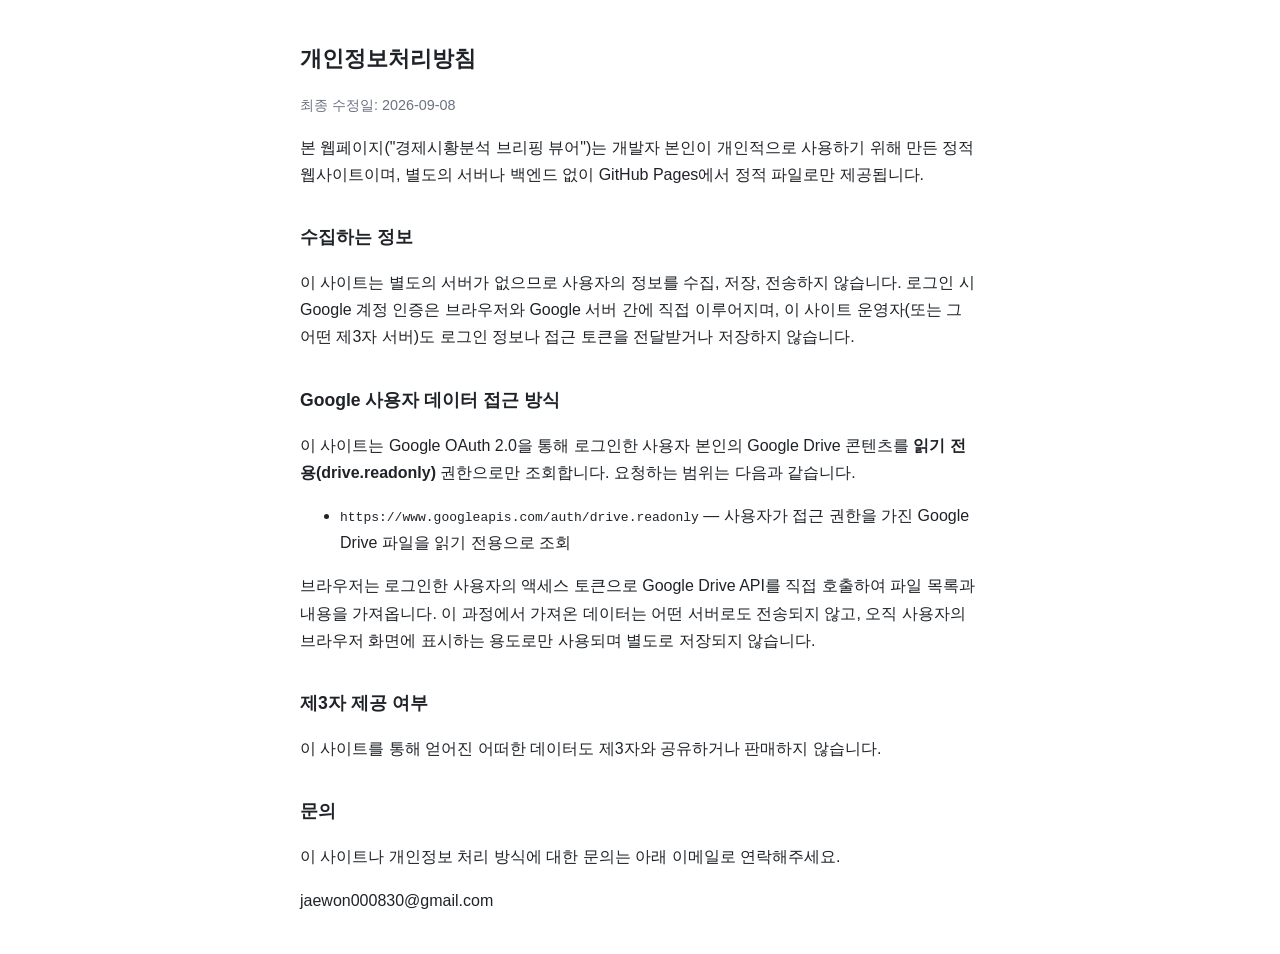
<file: privacy.html>
<!DOCTYPE html>
<html lang="ko">
<head>
<meta charset="UTF-8">
<meta name="viewport" content="width=device-width, initial-scale=1.0">
<title>개인정보처리방침</title>
<style>
  body {
    max-width: 680px;
    margin: 40px auto;
    padding: 0 20px;
    font-family: -apple-system, BlinkMacSystemFont, "Segoe UI", Roboto, "Noto Sans KR", sans-serif;
    line-height: 1.7;
    color: #1f2328;
  }
  h1 { font-size: 1.4rem; }
  h2 { font-size: 1.1rem; margin-top: 2em; }
  .updated { color: #6b7280; font-size: 0.9rem; }
</style>
</head>
<body>
  <h1>개인정보처리방침</h1>
  <p class="updated">최종 수정일: 2026-09-08</p>

  <p>
    본 웹페이지("경제시황분석 브리핑 뷰어")는 개발자 본인이 개인적으로 사용하기 위해 만든
    정적 웹사이트이며, 별도의 서버나 백엔드 없이 GitHub Pages에서 정적 파일로만 제공됩니다.
  </p>

  <h2>수집하는 정보</h2>
  <p>
    이 사이트는 별도의 서버가 없으므로 사용자의 정보를 수집, 저장, 전송하지 않습니다.
    로그인 시 Google 계정 인증은 브라우저와 Google 서버 간에 직접 이루어지며,
    이 사이트 운영자(또는 그 어떤 제3자 서버)도 로그인 정보나 접근 토큰을 전달받거나
    저장하지 않습니다.
  </p>

  <h2>Google 사용자 데이터 접근 방식</h2>
  <p>
    이 사이트는 Google OAuth 2.0을 통해 로그인한 사용자 본인의 Google Drive 콘텐츠를
    <strong>읽기 전용(drive.readonly)</strong> 권한으로만 조회합니다. 요청하는 범위는 다음과 같습니다.
  </p>
  <ul>
    <li><code>https://www.googleapis.com/auth/drive.readonly</code> — 사용자가 접근 권한을 가진 Google Drive 파일을 읽기 전용으로 조회</li>
  </ul>
  <p>
    브라우저는 로그인한 사용자의 액세스 토큰으로 Google Drive API를 직접 호출하여 파일 목록과
    내용을 가져옵니다. 이 과정에서 가져온 데이터는 어떤 서버로도 전송되지 않고, 오직 사용자의
    브라우저 화면에 표시하는 용도로만 사용되며 별도로 저장되지 않습니다.
  </p>

  <h2>제3자 제공 여부</h2>
  <p>이 사이트를 통해 얻어진 어떠한 데이터도 제3자와 공유하거나 판매하지 않습니다.</p>

  <h2>문의</h2>
  <p>이 사이트나 개인정보 처리 방식에 대한 문의는 아래 이메일로 연락해주세요.</p>
  <p>jaewon000830@gmail.com</p>
</body>
</html>
</file>
